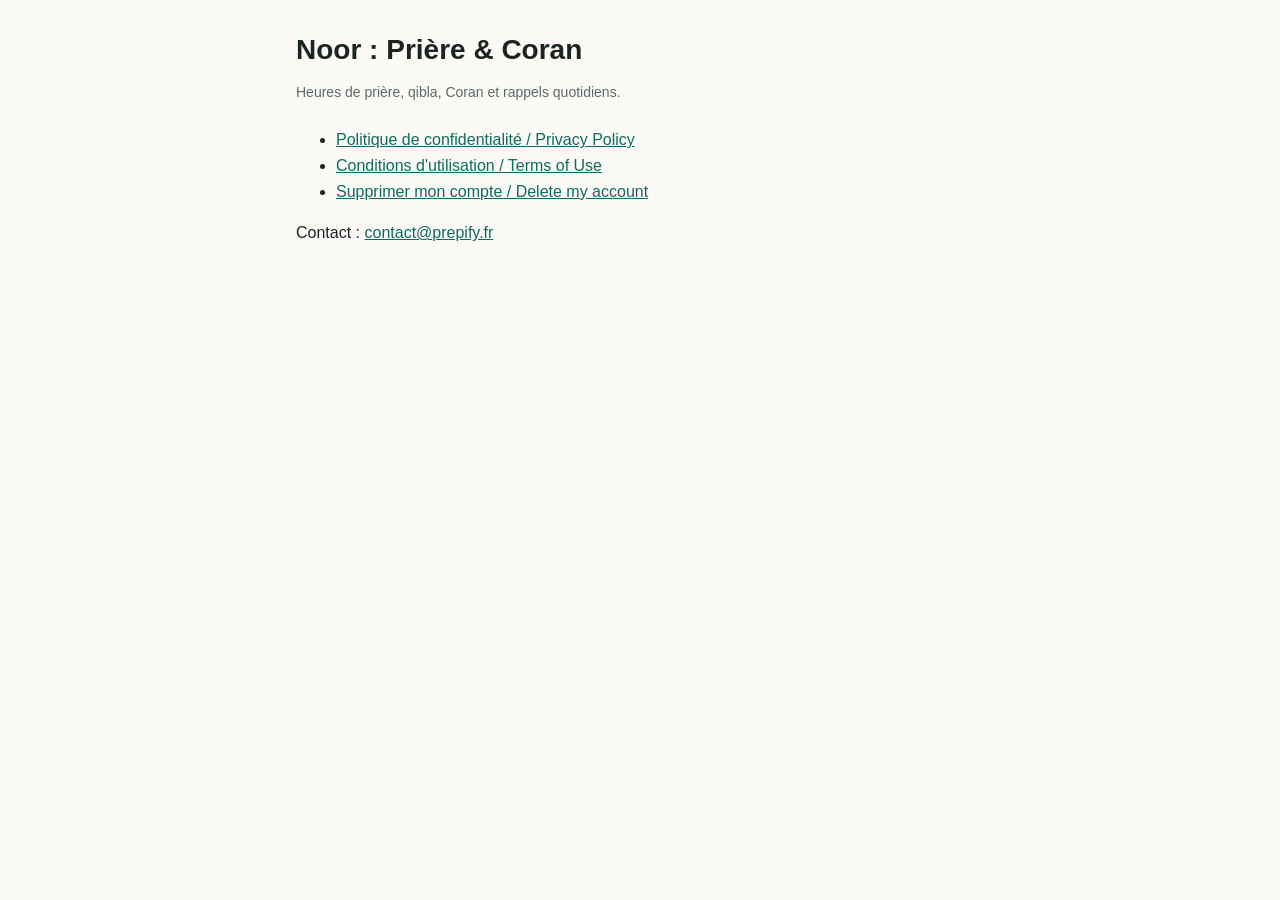
<file: index.html>
<!doctype html>
<html lang="fr">
<head>
  <meta charset="utf-8">
  <meta name="viewport" content="width=device-width, initial-scale=1">
  <title>Noor : Prière &amp; Coran</title>
  <link rel="stylesheet" href="style.css">
</head>
<body>
<main>
  <h1>Noor : Prière &amp; Coran</h1>
  <p class="meta">Heures de prière, qibla, Coran et rappels quotidiens.</p>
  <ul>
    <li><a href="privacy.html">Politique de confidentialité / Privacy Policy</a></li>
    <li><a href="terms.html">Conditions d'utilisation / Terms of Use</a></li>
    <li><a href="delete-account.html">Supprimer mon compte / Delete my account</a></li>
  </ul>
  <p>Contact : <a href="mailto:contact@prepify.fr">contact@prepify.fr</a></p>
</main>
</body>
</html>
</file>
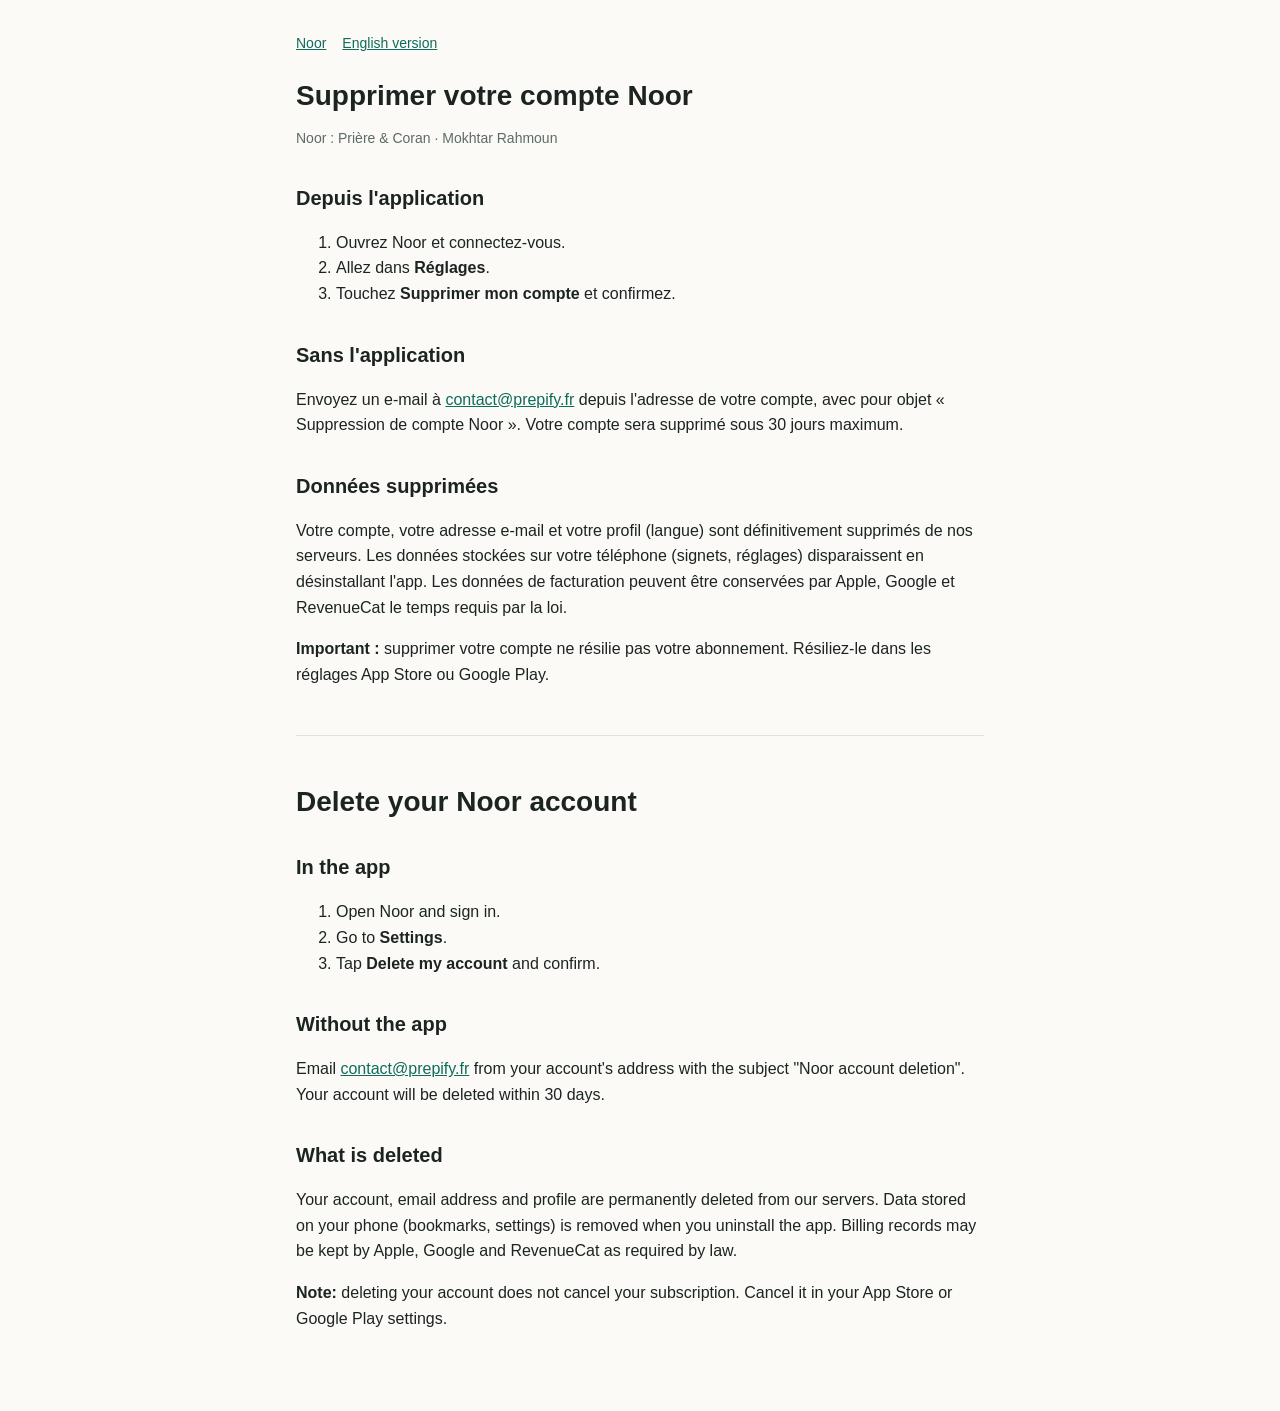
<file: delete-account.html>
<!doctype html>
<html lang="fr">
<head>
  <meta charset="utf-8">
  <meta name="viewport" content="width=device-width, initial-scale=1">
  <title>Supprimer mon compte</title>
  <link rel="stylesheet" href="style.css">
</head>
<body>
<main>
  <nav><a href="index.html">Noor</a><a href="#en">English version</a></nav>

  <h1>Supprimer votre compte Noor</h1>
  <p class="meta">Noor : Prière &amp; Coran · Mokhtar Rahmoun</p>

  <h2>Depuis l'application</h2>
  <ol>
    <li>Ouvrez Noor et connectez-vous.</li>
    <li>Allez dans <strong>Réglages</strong>.</li>
    <li>Touchez <strong>Supprimer mon compte</strong> et confirmez.</li>
  </ol>

  <h2>Sans l'application</h2>
  <p>Envoyez un e-mail à <a href="mailto:contact@prepify.fr?subject=Suppression%20de%20compte%20Noor">contact@prepify.fr</a> depuis l'adresse de votre compte, avec pour objet « Suppression de compte Noor ». Votre compte sera supprimé sous 30 jours maximum.</p>

  <h2>Données supprimées</h2>
  <p>Votre compte, votre adresse e-mail et votre profil (langue) sont définitivement supprimés de nos serveurs. Les données stockées sur votre téléphone (signets, réglages) disparaissent en désinstallant l'app. Les données de facturation peuvent être conservées par Apple, Google et RevenueCat le temps requis par la loi.</p>

  <p><strong>Important :</strong> supprimer votre compte ne résilie pas votre abonnement. Résiliez-le dans les réglages App Store ou Google Play.</p>

  <hr>

  <section id="en" lang="en">
  <h1>Delete your Noor account</h1>
  <h2>In the app</h2>
  <ol>
    <li>Open Noor and sign in.</li>
    <li>Go to <strong>Settings</strong>.</li>
    <li>Tap <strong>Delete my account</strong> and confirm.</li>
  </ol>
  <h2>Without the app</h2>
  <p>Email <a href="mailto:contact@prepify.fr?subject=Noor%20account%20deletion">contact@prepify.fr</a> from your account's address with the subject "Noor account deletion". Your account will be deleted within 30 days.</p>
  <h2>What is deleted</h2>
  <p>Your account, email address and profile are permanently deleted from our servers. Data stored on your phone (bookmarks, settings) is removed when you uninstall the app. Billing records may be kept by Apple, Google and RevenueCat as required by law.</p>
  <p><strong>Note:</strong> deleting your account does not cancel your subscription. Cancel it in your App Store or Google Play settings.</p>
  </section>
</main>
</body>
</html>
</file>
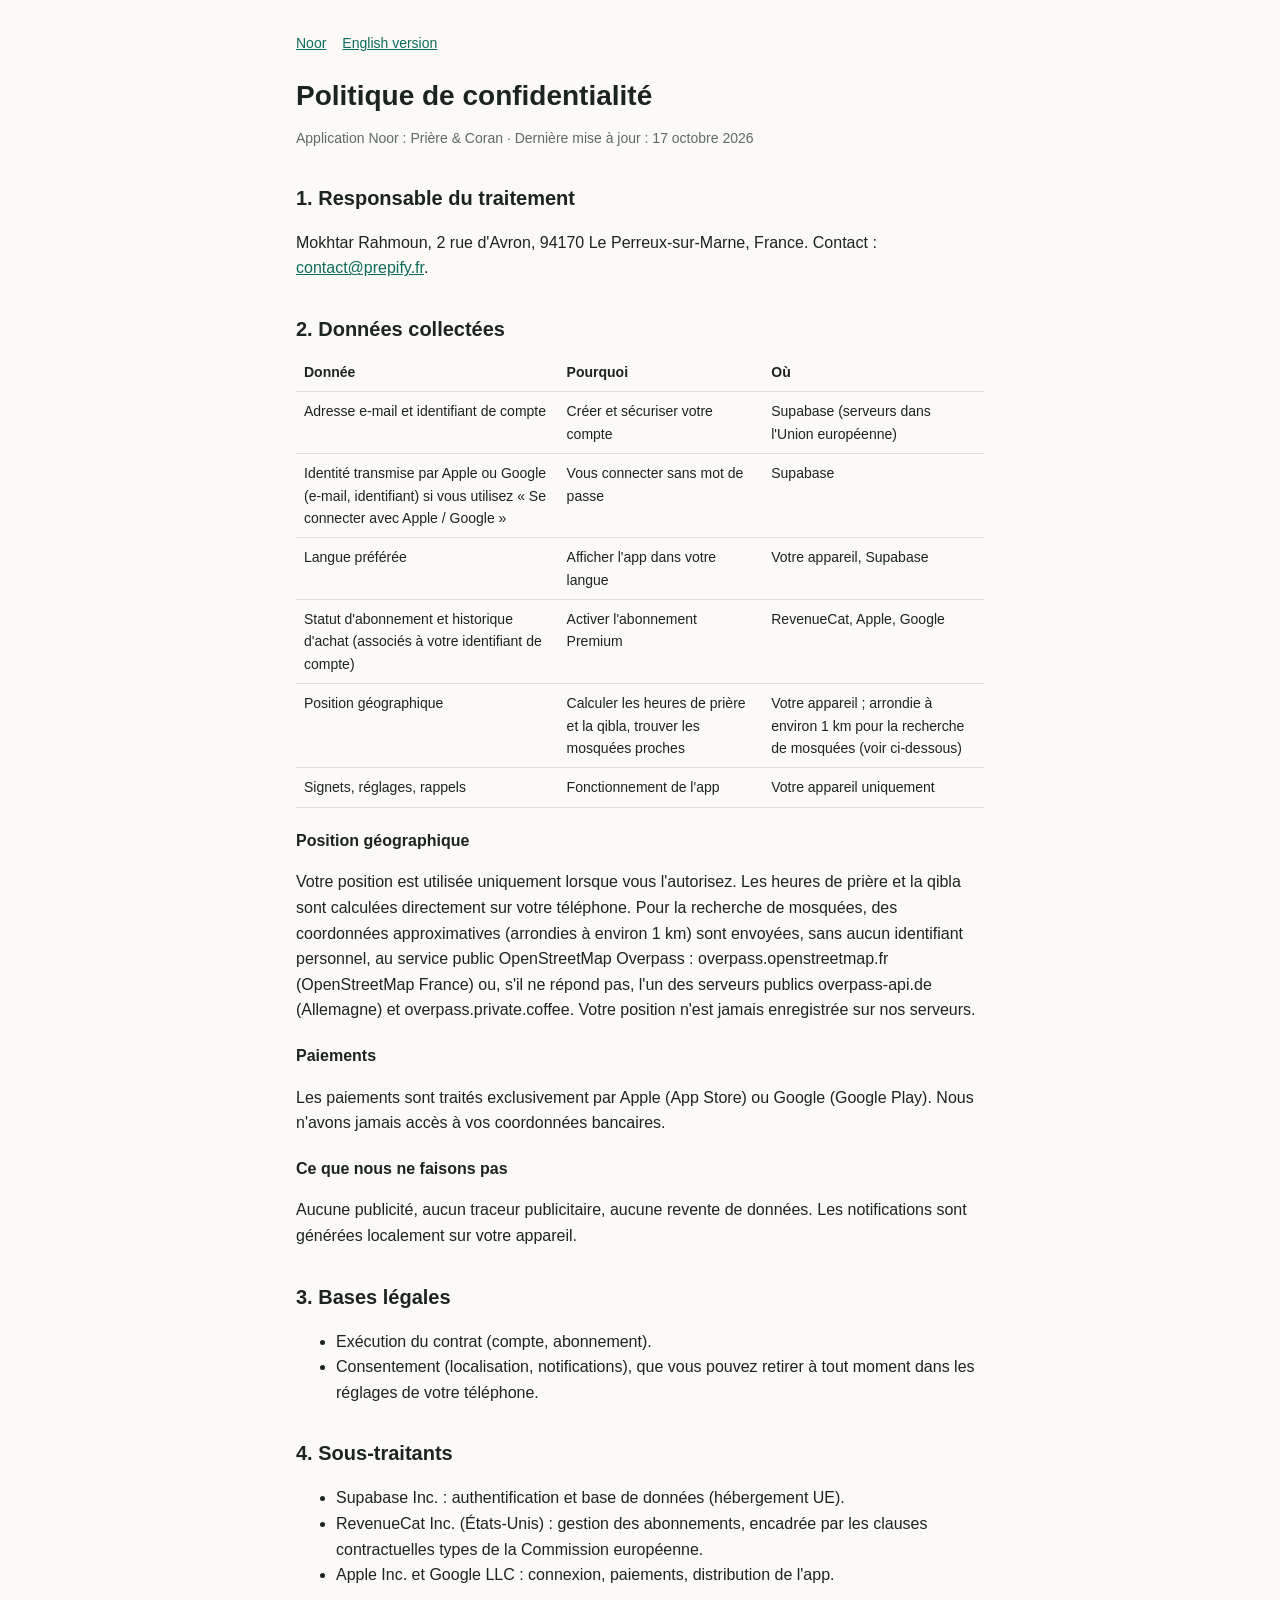
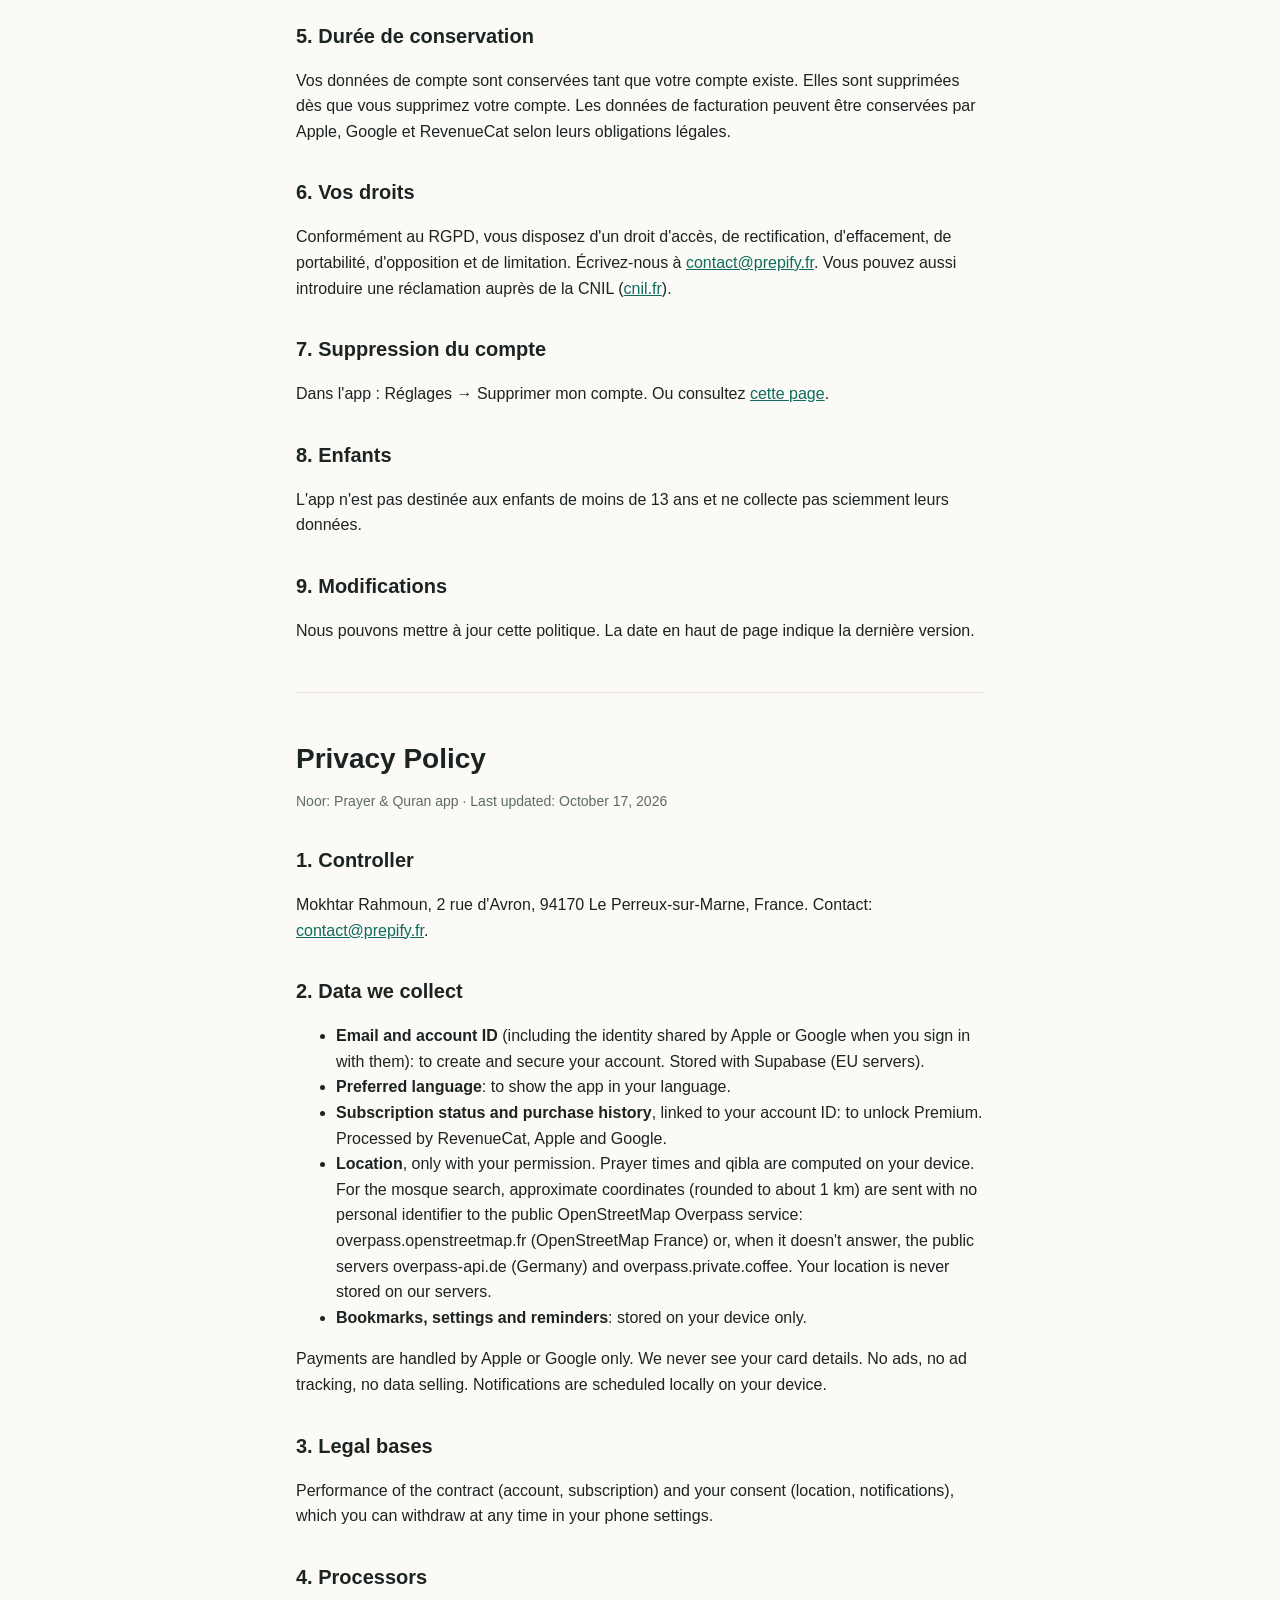
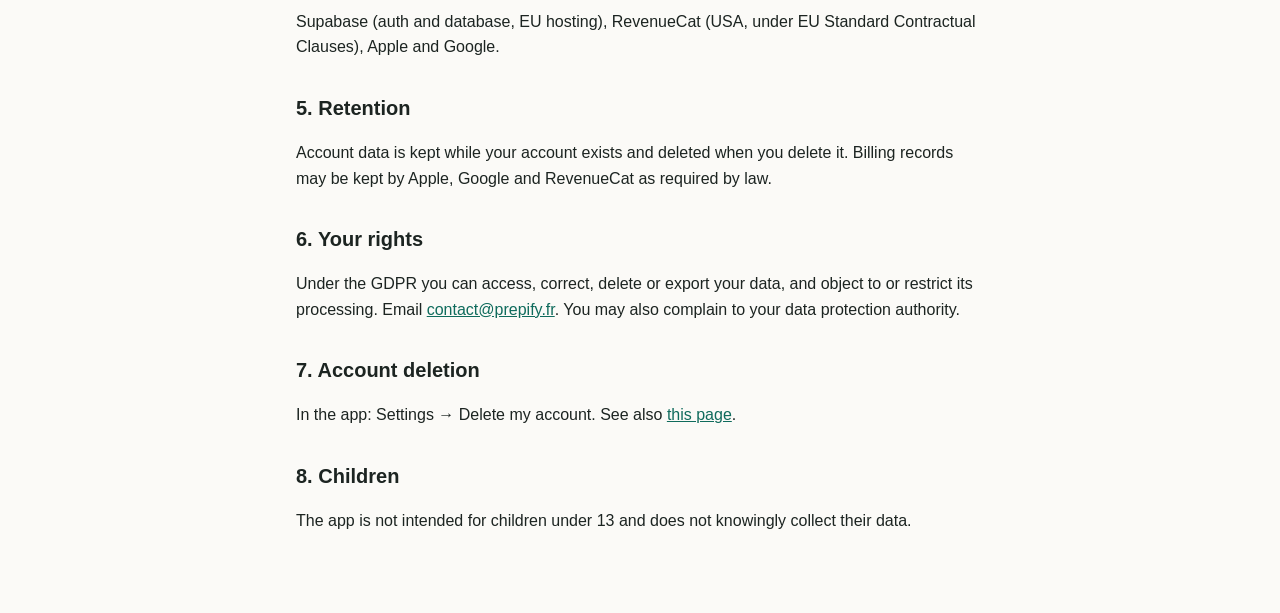
<file: privacy.html>
<!doctype html>
<html lang="fr">
<head>
  <meta charset="utf-8">
  <meta name="viewport" content="width=device-width, initial-scale=1">
  <title>Politique de confidentialité</title>
  <link rel="stylesheet" href="style.css">
</head>
<body>
<main>
  <nav><a href="index.html">Noor</a><a href="#en">English version</a></nav>

  <h1>Politique de confidentialité</h1>
  <p class="meta">Application Noor : Prière &amp; Coran · Dernière mise à jour : 17 octobre 2026</p>

  <h2>1. Responsable du traitement</h2>
  <p>Mokhtar Rahmoun, 2 rue d'Avron, 94170 Le Perreux-sur-Marne, France. Contact : <a href="mailto:contact@prepify.fr">contact@prepify.fr</a>.</p>

  <h2>2. Données collectées</h2>
  <table>
    <tr><th>Donnée</th><th>Pourquoi</th><th>Où</th></tr>
    <tr><td>Adresse e-mail et identifiant de compte</td><td>Créer et sécuriser votre compte</td><td>Supabase (serveurs dans l'Union européenne)</td></tr>
    <tr><td>Identité transmise par Apple ou Google (e-mail, identifiant) si vous utilisez « Se connecter avec Apple / Google »</td><td>Vous connecter sans mot de passe</td><td>Supabase</td></tr>
    <tr><td>Langue préférée</td><td>Afficher l'app dans votre langue</td><td>Votre appareil, Supabase</td></tr>
    <tr><td>Statut d'abonnement et historique d'achat (associés à votre identifiant de compte)</td><td>Activer l'abonnement Premium</td><td>RevenueCat, Apple, Google</td></tr>
    <tr><td>Position géographique</td><td>Calculer les heures de prière et la qibla, trouver les mosquées proches</td><td>Votre appareil ; arrondie à environ 1 km pour la recherche de mosquées (voir ci-dessous)</td></tr>
    <tr><td>Signets, réglages, rappels</td><td>Fonctionnement de l'app</td><td>Votre appareil uniquement</td></tr>
  </table>

  <h3>Position géographique</h3>
  <p>Votre position est utilisée uniquement lorsque vous l'autorisez. Les heures de prière et la qibla sont calculées directement sur votre téléphone. Pour la recherche de mosquées, des coordonnées approximatives (arrondies à environ 1 km) sont envoyées, sans aucun identifiant personnel, au service public OpenStreetMap Overpass : overpass.openstreetmap.fr (OpenStreetMap France) ou, s'il ne répond pas, l'un des serveurs publics overpass-api.de (Allemagne) et overpass.private.coffee. Votre position n'est jamais enregistrée sur nos serveurs.</p>

  <h3>Paiements</h3>
  <p>Les paiements sont traités exclusivement par Apple (App Store) ou Google (Google Play). Nous n'avons jamais accès à vos coordonnées bancaires.</p>

  <h3>Ce que nous ne faisons pas</h3>
  <p>Aucune publicité, aucun traceur publicitaire, aucune revente de données. Les notifications sont générées localement sur votre appareil.</p>

  <h2>3. Bases légales</h2>
  <ul>
    <li>Exécution du contrat (compte, abonnement).</li>
    <li>Consentement (localisation, notifications), que vous pouvez retirer à tout moment dans les réglages de votre téléphone.</li>
  </ul>

  <h2>4. Sous-traitants</h2>
  <ul>
    <li>Supabase Inc. : authentification et base de données (hébergement UE).</li>
    <li>RevenueCat Inc. (États-Unis) : gestion des abonnements, encadrée par les clauses contractuelles types de la Commission européenne.</li>
    <li>Apple Inc. et Google LLC : connexion, paiements, distribution de l'app.</li>
  </ul>

  <h2>5. Durée de conservation</h2>
  <p>Vos données de compte sont conservées tant que votre compte existe. Elles sont supprimées dès que vous supprimez votre compte. Les données de facturation peuvent être conservées par Apple, Google et RevenueCat selon leurs obligations légales.</p>

  <h2>6. Vos droits</h2>
  <p>Conformément au RGPD, vous disposez d'un droit d'accès, de rectification, d'effacement, de portabilité, d'opposition et de limitation. Écrivez-nous à <a href="mailto:contact@prepify.fr">contact@prepify.fr</a>. Vous pouvez aussi introduire une réclamation auprès de la CNIL (<a href="https://www.cnil.fr">cnil.fr</a>).</p>

  <h2>7. Suppression du compte</h2>
  <p>Dans l'app : Réglages → Supprimer mon compte. Ou consultez <a href="delete-account.html">cette page</a>.</p>

  <h2>8. Enfants</h2>
  <p>L'app n'est pas destinée aux enfants de moins de 13 ans et ne collecte pas sciemment leurs données.</p>

  <h2>9. Modifications</h2>
  <p>Nous pouvons mettre à jour cette politique. La date en haut de page indique la dernière version.</p>

  <hr>

  <section id="en" lang="en">
  <h1>Privacy Policy</h1>
  <p class="meta">Noor: Prayer &amp; Quran app · Last updated: October 17, 2026</p>

  <h2>1. Controller</h2>
  <p>Mokhtar Rahmoun, 2 rue d'Avron, 94170 Le Perreux-sur-Marne, France. Contact: <a href="mailto:contact@prepify.fr">contact@prepify.fr</a>.</p>

  <h2>2. Data we collect</h2>
  <ul>
    <li><strong>Email and account ID</strong> (including the identity shared by Apple or Google when you sign in with them): to create and secure your account. Stored with Supabase (EU servers).</li>
    <li><strong>Preferred language</strong>: to show the app in your language.</li>
    <li><strong>Subscription status and purchase history</strong>, linked to your account ID: to unlock Premium. Processed by RevenueCat, Apple and Google.</li>
    <li><strong>Location</strong>, only with your permission. Prayer times and qibla are computed on your device. For the mosque search, approximate coordinates (rounded to about 1 km) are sent with no personal identifier to the public OpenStreetMap Overpass service: overpass.openstreetmap.fr (OpenStreetMap France) or, when it doesn't answer, the public servers overpass-api.de (Germany) and overpass.private.coffee. Your location is never stored on our servers.</li>
    <li><strong>Bookmarks, settings and reminders</strong>: stored on your device only.</li>
  </ul>
  <p>Payments are handled by Apple or Google only. We never see your card details. No ads, no ad tracking, no data selling. Notifications are scheduled locally on your device.</p>

  <h2>3. Legal bases</h2>
  <p>Performance of the contract (account, subscription) and your consent (location, notifications), which you can withdraw at any time in your phone settings.</p>

  <h2>4. Processors</h2>
  <p>Supabase (auth and database, EU hosting), RevenueCat (USA, under EU Standard Contractual Clauses), Apple and Google.</p>

  <h2>5. Retention</h2>
  <p>Account data is kept while your account exists and deleted when you delete it. Billing records may be kept by Apple, Google and RevenueCat as required by law.</p>

  <h2>6. Your rights</h2>
  <p>Under the GDPR you can access, correct, delete or export your data, and object to or restrict its processing. Email <a href="mailto:contact@prepify.fr">contact@prepify.fr</a>. You may also complain to your data protection authority.</p>

  <h2>7. Account deletion</h2>
  <p>In the app: Settings → Delete my account. See also <a href="delete-account.html">this page</a>.</p>

  <h2>8. Children</h2>
  <p>The app is not intended for children under 13 and does not knowingly collect their data.</p>
  </section>
</main>
</body>
</html>
</file>
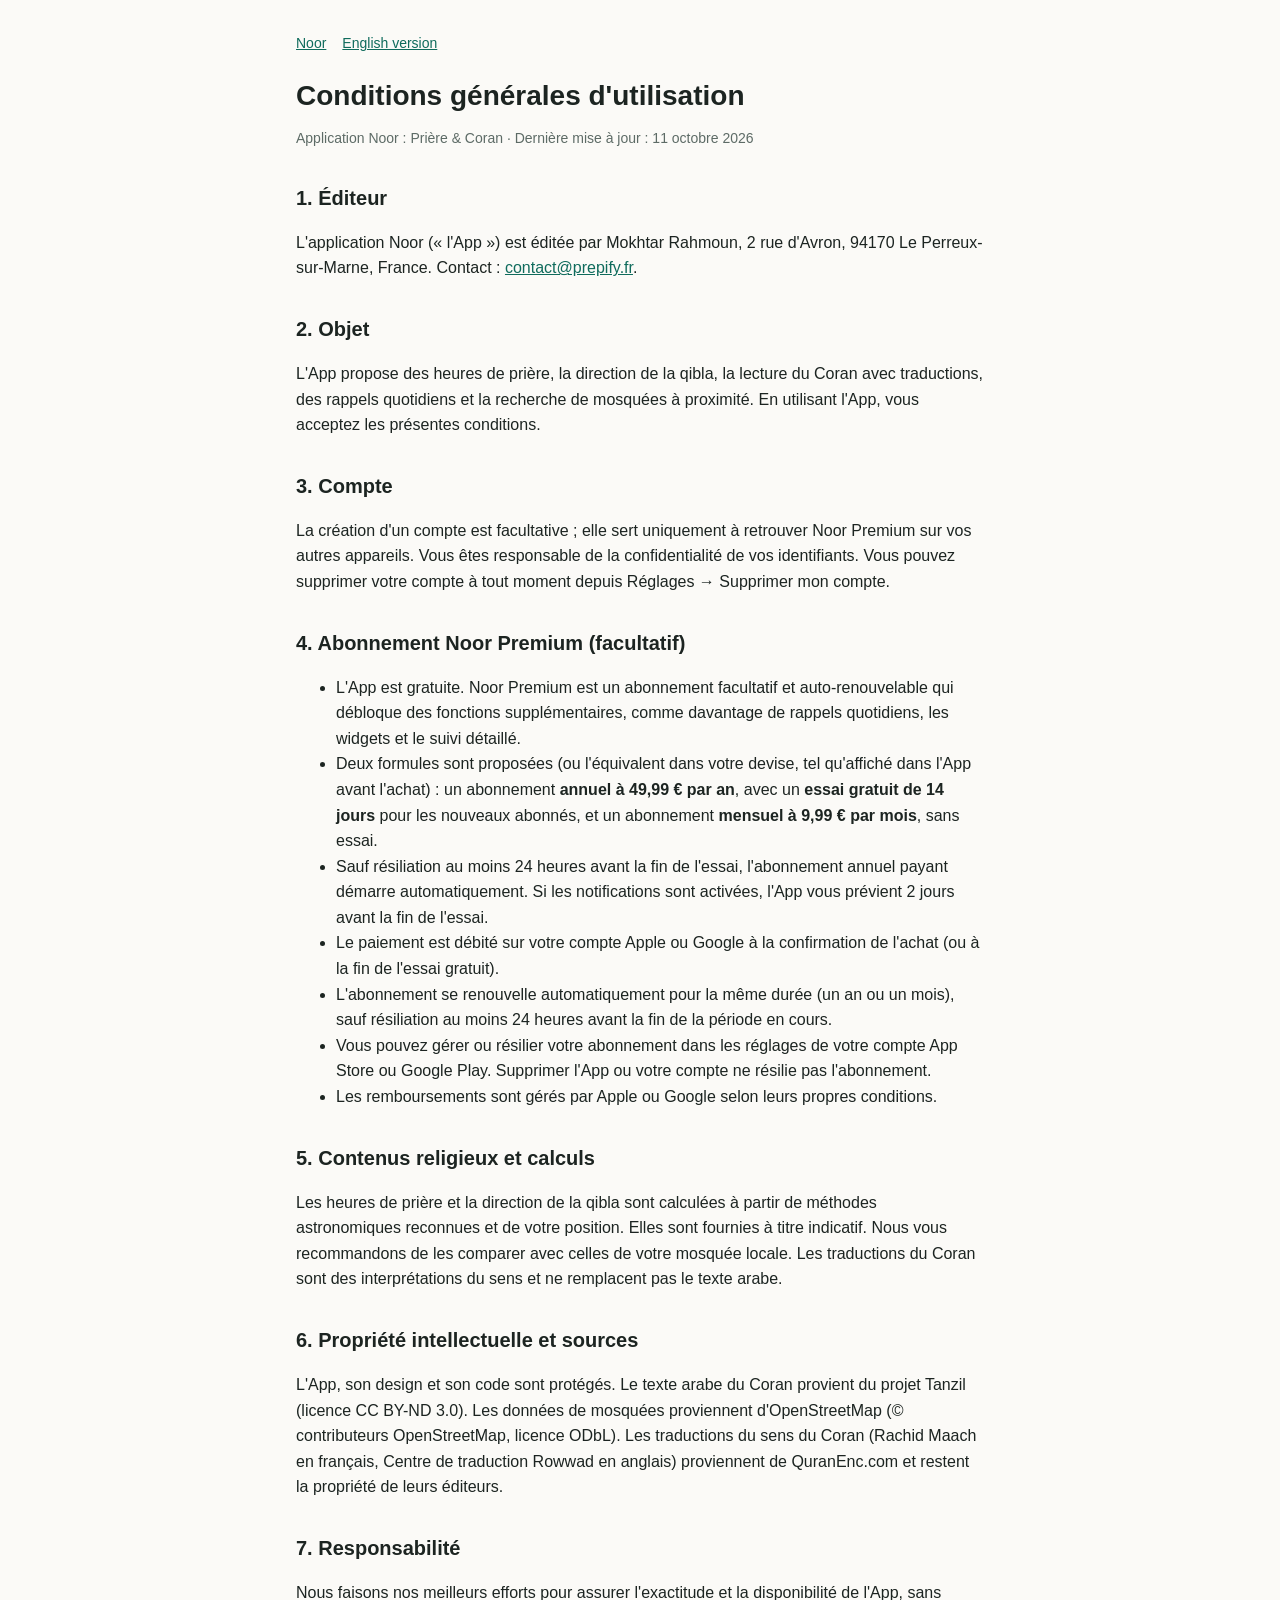
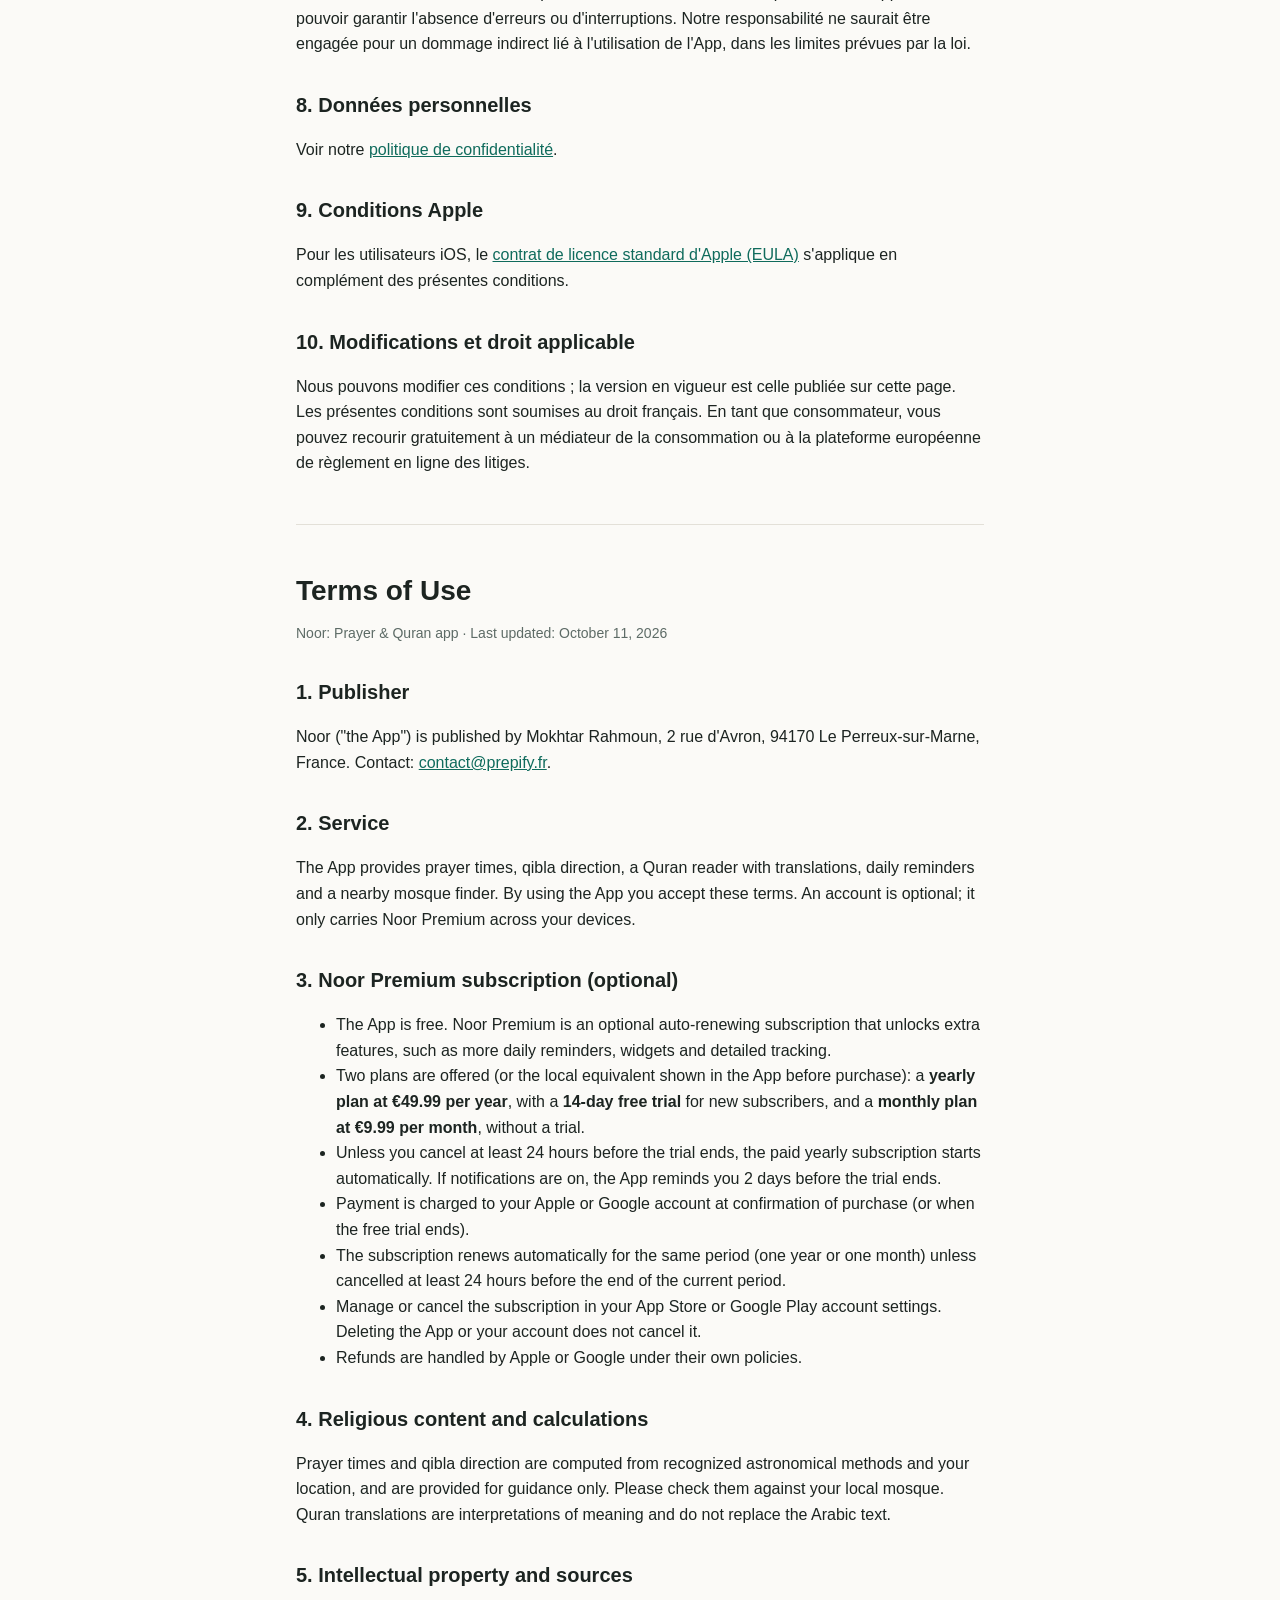
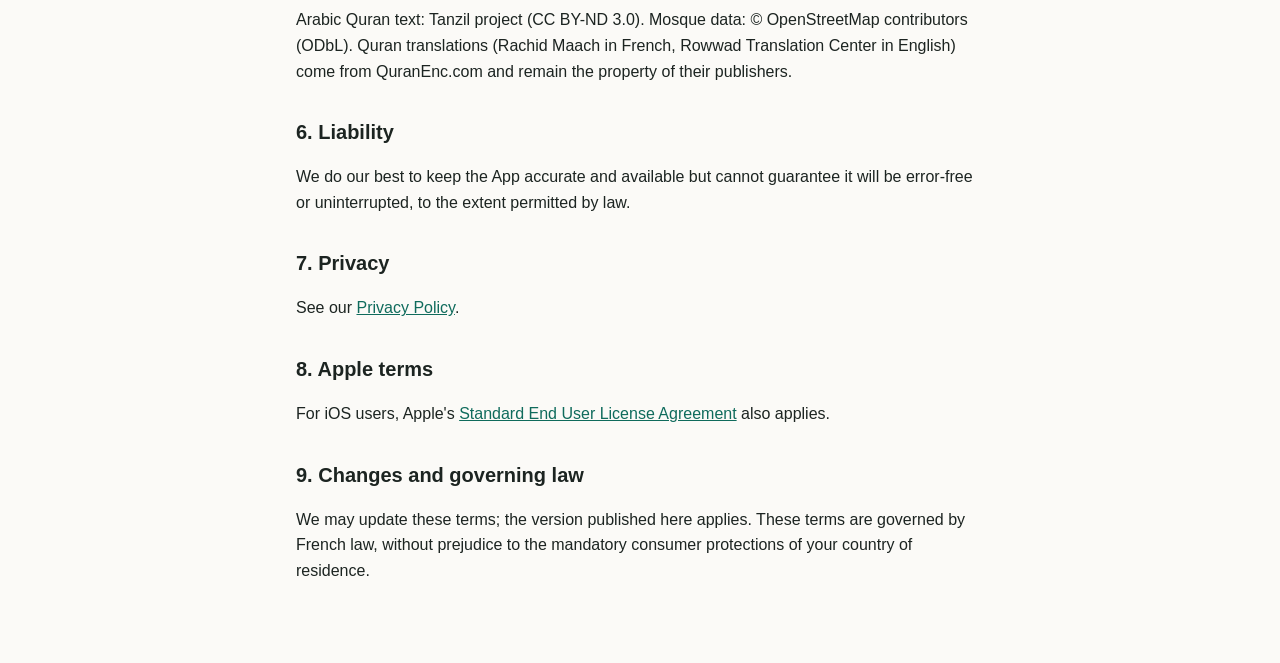
<file: terms.html>
<!doctype html>
<html lang="fr">
<head>
  <meta charset="utf-8">
  <meta name="viewport" content="width=device-width, initial-scale=1">
  <title>Conditions d'utilisation</title>
  <link rel="stylesheet" href="style.css">
</head>
<body>
<main>
  <nav><a href="index.html">Noor</a><a href="#en">English version</a></nav>

  <h1>Conditions générales d'utilisation</h1>
  <p class="meta">Application Noor : Prière &amp; Coran · Dernière mise à jour : 11 octobre 2026</p>

  <h2>1. Éditeur</h2>
  <p>L'application Noor (« l'App ») est éditée par Mokhtar Rahmoun, 2 rue d'Avron, 94170 Le Perreux-sur-Marne, France. Contact : <a href="mailto:contact@prepify.fr">contact@prepify.fr</a>.</p>

  <h2>2. Objet</h2>
  <p>L'App propose des heures de prière, la direction de la qibla, la lecture du Coran avec traductions, des rappels quotidiens et la recherche de mosquées à proximité. En utilisant l'App, vous acceptez les présentes conditions.</p>

  <h2>3. Compte</h2>
  <p>La création d'un compte est facultative ; elle sert uniquement à retrouver Noor Premium sur vos autres appareils. Vous êtes responsable de la confidentialité de vos identifiants. Vous pouvez supprimer votre compte à tout moment depuis Réglages → Supprimer mon compte.</p>

  <h2>4. Abonnement Noor Premium (facultatif)</h2>
  <ul>
    <li>L'App est gratuite. Noor Premium est un abonnement facultatif et auto-renouvelable qui débloque des fonctions supplémentaires, comme davantage de rappels quotidiens, les widgets et le suivi détaillé.</li>
    <li>Deux formules sont proposées (ou l'équivalent dans votre devise, tel qu'affiché dans l'App avant l'achat) : un abonnement <strong>annuel à 49,99 € par an</strong>, avec un <strong>essai gratuit de 14 jours</strong> pour les nouveaux abonnés, et un abonnement <strong>mensuel à 9,99 € par mois</strong>, sans essai.</li>
    <li>Sauf résiliation au moins 24 heures avant la fin de l'essai, l'abonnement annuel payant démarre automatiquement. Si les notifications sont activées, l'App vous prévient 2 jours avant la fin de l'essai.</li>
    <li>Le paiement est débité sur votre compte Apple ou Google à la confirmation de l'achat (ou à la fin de l'essai gratuit).</li>
    <li>L'abonnement se renouvelle automatiquement pour la même durée (un an ou un mois), sauf résiliation au moins 24 heures avant la fin de la période en cours.</li>
    <li>Vous pouvez gérer ou résilier votre abonnement dans les réglages de votre compte App Store ou Google Play. Supprimer l'App ou votre compte ne résilie pas l'abonnement.</li>
    <li>Les remboursements sont gérés par Apple ou Google selon leurs propres conditions.</li>
  </ul>

  <h2>5. Contenus religieux et calculs</h2>
  <p>Les heures de prière et la direction de la qibla sont calculées à partir de méthodes astronomiques reconnues et de votre position. Elles sont fournies à titre indicatif. Nous vous recommandons de les comparer avec celles de votre mosquée locale. Les traductions du Coran sont des interprétations du sens et ne remplacent pas le texte arabe.</p>

  <h2>6. Propriété intellectuelle et sources</h2>
  <p>L'App, son design et son code sont protégés. Le texte arabe du Coran provient du projet Tanzil (licence CC BY-ND 3.0). Les données de mosquées proviennent d'OpenStreetMap (© contributeurs OpenStreetMap, licence ODbL). Les traductions du sens du Coran (Rachid Maach en français, Centre de traduction Rowwad en anglais) proviennent de QuranEnc.com et restent la propriété de leurs éditeurs.</p>

  <h2>7. Responsabilité</h2>
  <p>Nous faisons nos meilleurs efforts pour assurer l'exactitude et la disponibilité de l'App, sans pouvoir garantir l'absence d'erreurs ou d'interruptions. Notre responsabilité ne saurait être engagée pour un dommage indirect lié à l'utilisation de l'App, dans les limites prévues par la loi.</p>

  <h2>8. Données personnelles</h2>
  <p>Voir notre <a href="privacy.html">politique de confidentialité</a>.</p>

  <h2>9. Conditions Apple</h2>
  <p>Pour les utilisateurs iOS, le <a href="https://www.apple.com/legal/internet-services/itunes/dev/stdeula/">contrat de licence standard d'Apple (EULA)</a> s'applique en complément des présentes conditions.</p>

  <h2>10. Modifications et droit applicable</h2>
  <p>Nous pouvons modifier ces conditions ; la version en vigueur est celle publiée sur cette page. Les présentes conditions sont soumises au droit français. En tant que consommateur, vous pouvez recourir gratuitement à un médiateur de la consommation ou à la plateforme européenne de règlement en ligne des litiges.</p>

  <hr>

  <section id="en" lang="en">
  <h1>Terms of Use</h1>
  <p class="meta">Noor: Prayer &amp; Quran app · Last updated: October 11, 2026</p>

  <h2>1. Publisher</h2>
  <p>Noor ("the App") is published by Mokhtar Rahmoun, 2 rue d'Avron, 94170 Le Perreux-sur-Marne, France. Contact: <a href="mailto:contact@prepify.fr">contact@prepify.fr</a>.</p>

  <h2>2. Service</h2>
  <p>The App provides prayer times, qibla direction, a Quran reader with translations, daily reminders and a nearby mosque finder. By using the App you accept these terms. An account is optional; it only carries Noor Premium across your devices.</p>

  <h2>3. Noor Premium subscription (optional)</h2>
  <ul>
    <li>The App is free. Noor Premium is an optional auto-renewing subscription that unlocks extra features, such as more daily reminders, widgets and detailed tracking.</li>
    <li>Two plans are offered (or the local equivalent shown in the App before purchase): a <strong>yearly plan at €49.99 per year</strong>, with a <strong>14-day free trial</strong> for new subscribers, and a <strong>monthly plan at €9.99 per month</strong>, without a trial.</li>
    <li>Unless you cancel at least 24 hours before the trial ends, the paid yearly subscription starts automatically. If notifications are on, the App reminds you 2 days before the trial ends.</li>
    <li>Payment is charged to your Apple or Google account at confirmation of purchase (or when the free trial ends).</li>
    <li>The subscription renews automatically for the same period (one year or one month) unless cancelled at least 24 hours before the end of the current period.</li>
    <li>Manage or cancel the subscription in your App Store or Google Play account settings. Deleting the App or your account does not cancel it.</li>
    <li>Refunds are handled by Apple or Google under their own policies.</li>
  </ul>

  <h2>4. Religious content and calculations</h2>
  <p>Prayer times and qibla direction are computed from recognized astronomical methods and your location, and are provided for guidance only. Please check them against your local mosque. Quran translations are interpretations of meaning and do not replace the Arabic text.</p>

  <h2>5. Intellectual property and sources</h2>
  <p>Arabic Quran text: Tanzil project (CC BY-ND 3.0). Mosque data: © OpenStreetMap contributors (ODbL). Quran translations (Rachid Maach in French, Rowwad Translation Center in English) come from QuranEnc.com and remain the property of their publishers.</p>

  <h2>6. Liability</h2>
  <p>We do our best to keep the App accurate and available but cannot guarantee it will be error-free or uninterrupted, to the extent permitted by law.</p>

  <h2>7. Privacy</h2>
  <p>See our <a href="privacy.html">Privacy Policy</a>.</p>

  <h2>8. Apple terms</h2>
  <p>For iOS users, Apple's <a href="https://www.apple.com/legal/internet-services/itunes/dev/stdeula/">Standard End User License Agreement</a> also applies.</p>

  <h2>9. Changes and governing law</h2>
  <p>We may update these terms; the version published here applies. These terms are governed by French law, without prejudice to the mandatory consumer protections of your country of residence.</p>
  </section>
</main>
</body>
</html>
</file>
<file: style.css>
:root {
  --bg: #fbfaf7;
  --text: #1c2421;
  --muted: #5d6b66;
  --primary: #0f6b5c;
  --border: #e3e0d8;
}
@media (prefers-color-scheme: dark) {
  :root {
    --bg: #0f1513;
    --text: #e8ece9;
    --muted: #9aa8a3;
    --primary: #4fbfa8;
    --border: #26302d;
  }
}
* { box-sizing: border-box; }
body {
  margin: 0;
  background: var(--bg);
  color: var(--text);
  font: 16px/1.6 -apple-system, BlinkMacSystemFont, "Segoe UI", Roboto, sans-serif;
}
main { max-width: 720px; margin: 0 auto; padding: 32px 16px 64px; }
h1 { font-size: 28px; line-height: 1.25; margin: 0 0 4px; }
h2 { font-size: 20px; margin: 32px 0 8px; }
h3 { font-size: 16px; margin: 20px 0 4px; }
p, li { color: var(--text); }
.meta { color: var(--muted); font-size: 14px; margin-bottom: 24px; }
a { color: var(--primary); }
nav { display: flex; gap: 16px; flex-wrap: wrap; font-size: 14px; margin-bottom: 24px; }
hr { border: 0; border-top: 1px solid var(--border); margin: 48px 0; }
table { width: 100%; border-collapse: collapse; font-size: 14px; }
th, td { text-align: left; padding: 8px; border-bottom: 1px solid var(--border); vertical-align: top; }
</file>
